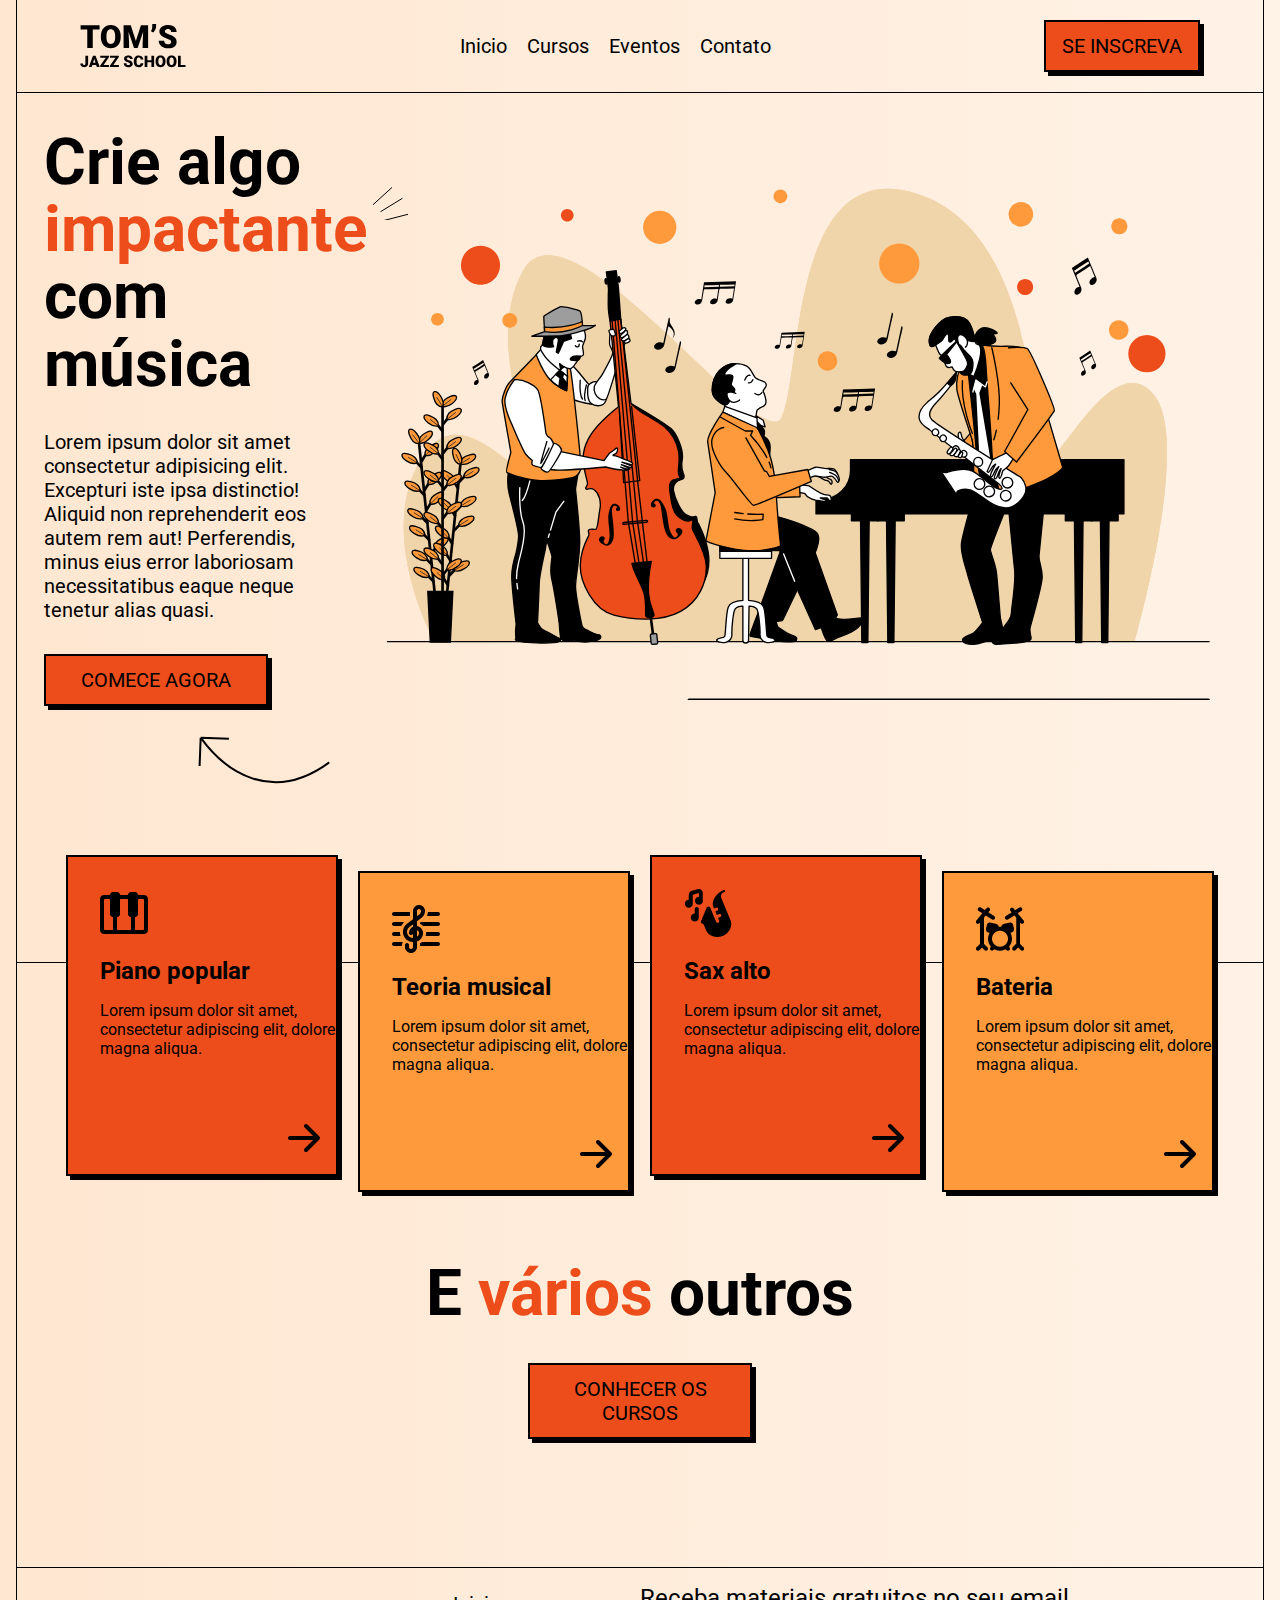
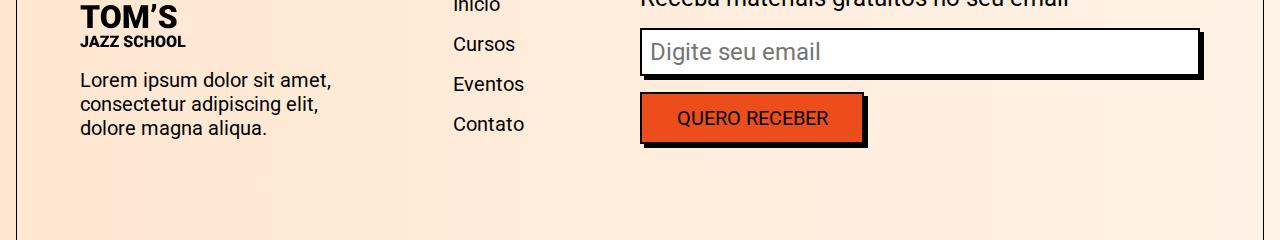
<file: index.html>
<!DOCTYPE html>
<html lang="pt-br">
<head>
    <meta charset="UTF-8">
    <meta name="viewport" content="width=device-width, initial-scale=1.0">
    <link rel="stylesheet" href="styles/styles.css">
    <link rel="preconnect" href="https://fonts.googleapis.com">
    <link rel="preconnect" href="https://fonts.gstatic.com" crossorigin>
    <link href="https://fonts.googleapis.com/css2?family=Roboto:ital,wght@0,100;0,300;0,400;0,500;0,700;0,900;1,100;1,300;1,400;1,500;1,700;1,900&display=swap" rel="stylesheet">
    
    <title>Tom`s Jazz School</title>
</head>
<body>
    <header>
        <div class="container">

            <img src="/assets/logo.svg" alt="Tom`s Jazz School">
            <nav>
                <a href="#">Inicio</a>
                <a href="#">Cursos</a>
                <a href="#">Eventos</a>
                <a href="#">Contato</a>
            </nav>
            <a href="#" class="button mt-1 mb-1 mx-auto">Se Inscreva</a>
        </div >
        </header>
    <main>
        <section class="hero-section">
            <div class="container row-reverse">

                <img src="/assets/hero-img.svg" alt="Banda de Jazz tocando">
                <div>
                    <h1 class="mt-1">Crie algo <span class="text-primary decoration">impactante </span>com música</h1>
                    <p class="mt-2 mb-2">Lorem ipsum dolor sit amet consectetur adipisicing elit. Excepturi iste ipsa distinctio! Aliquid non reprehenderit eos autem rem aut! Perferendis, minus eius error laboriosam necessitatibus eaque neque tenetur alias quasi.</p>
                    <a href="#" class="button">Comece agora</a>   
                    
                </div>
            </div>
        
        </section>
        <section class="corses-section">
            <div class="cards">
            <article class="card">
                <img src="/assets/piano.png" alt="icone de tecla de piano">
                <strong>Piano popular</strong>
                <p>Lorem ipsum dolor sit amet, consectetur adipiscing elit, dolore magna aliqua.</p>
                <a href="#">
                    <img src="/assets/arrow-right.svg" alt="Ir para pagina do curso">
                </a>
            </article>
            <article class="card">
                <img src="/assets/clef.png" alt="icone da clave de sol">
                <strong>Teoria musical</strong>
                <p>Lorem ipsum dolor sit amet, consectetur adipiscing elit, dolore magna aliqua.</p>
                <a href="#">
                    <img src="/assets/arrow-right.svg" alt="Ir para pagina do curso">
                </a>
            </article>
            <article class="card">
                <img src="/assets/sax.png" alt="icone de saxofone">
                <strong>Sax alto</strong>
                <p>Lorem ipsum dolor sit amet, consectetur adipiscing elit, dolore magna aliqua.</p>
                <a href="#">
                    <img src="/assets/arrow-right.svg" alt="Ir para pagina do curso">
                </a>
            </article>
            <article class="card">
                <img src="/assets/drums.png" alt="icone de bateria">
                <strong>Bateria</strong>
                <p>Lorem ipsum dolor sit amet, consectetur adipiscing elit, dolore magna aliqua.</p>
                <a href="#">
                    <img src="/assets/arrow-right.svg" alt="Ir para pagina do curso">
                </a>
            </article>
            </div>
            <h2 class="text-center">E <span class="text-primary">vários </span>outros</h2>
            <a href="#" class="button mt-2 mx-auto">Conhecer os cursos</a>
        </section>
    </main>
    <footer>
        <div class="container">

            <div class="about-column">
                <img src="/assets/logo.svg" alt="Tom`s Jazz School" class="mt-1 mb-1">
            <p class="mb-2">Lorem ipsum dolor sit amet, consectetur adipiscing elit, dolore magna aliqua.</p>
        </div>
        <nav class="mb-2">
            <a href="#">Inicio</a>
            <a href="#">Cursos</a>
            <a href="#">Eventos</a>
            <a href="#">Contato</a>
        </nav>
        <form class="newsletter-form">
            <label for="email" class="mb-1">Receba materiais gratuitos no seu email</label>
            <input type="text" name="email" id="email" class="mb-1" placeholder="Digite seu email">
            <a href="" class="button mb-2">Quero receber</a>
        </form>
        </div>
    </footer>
</body>
</html>
</file>
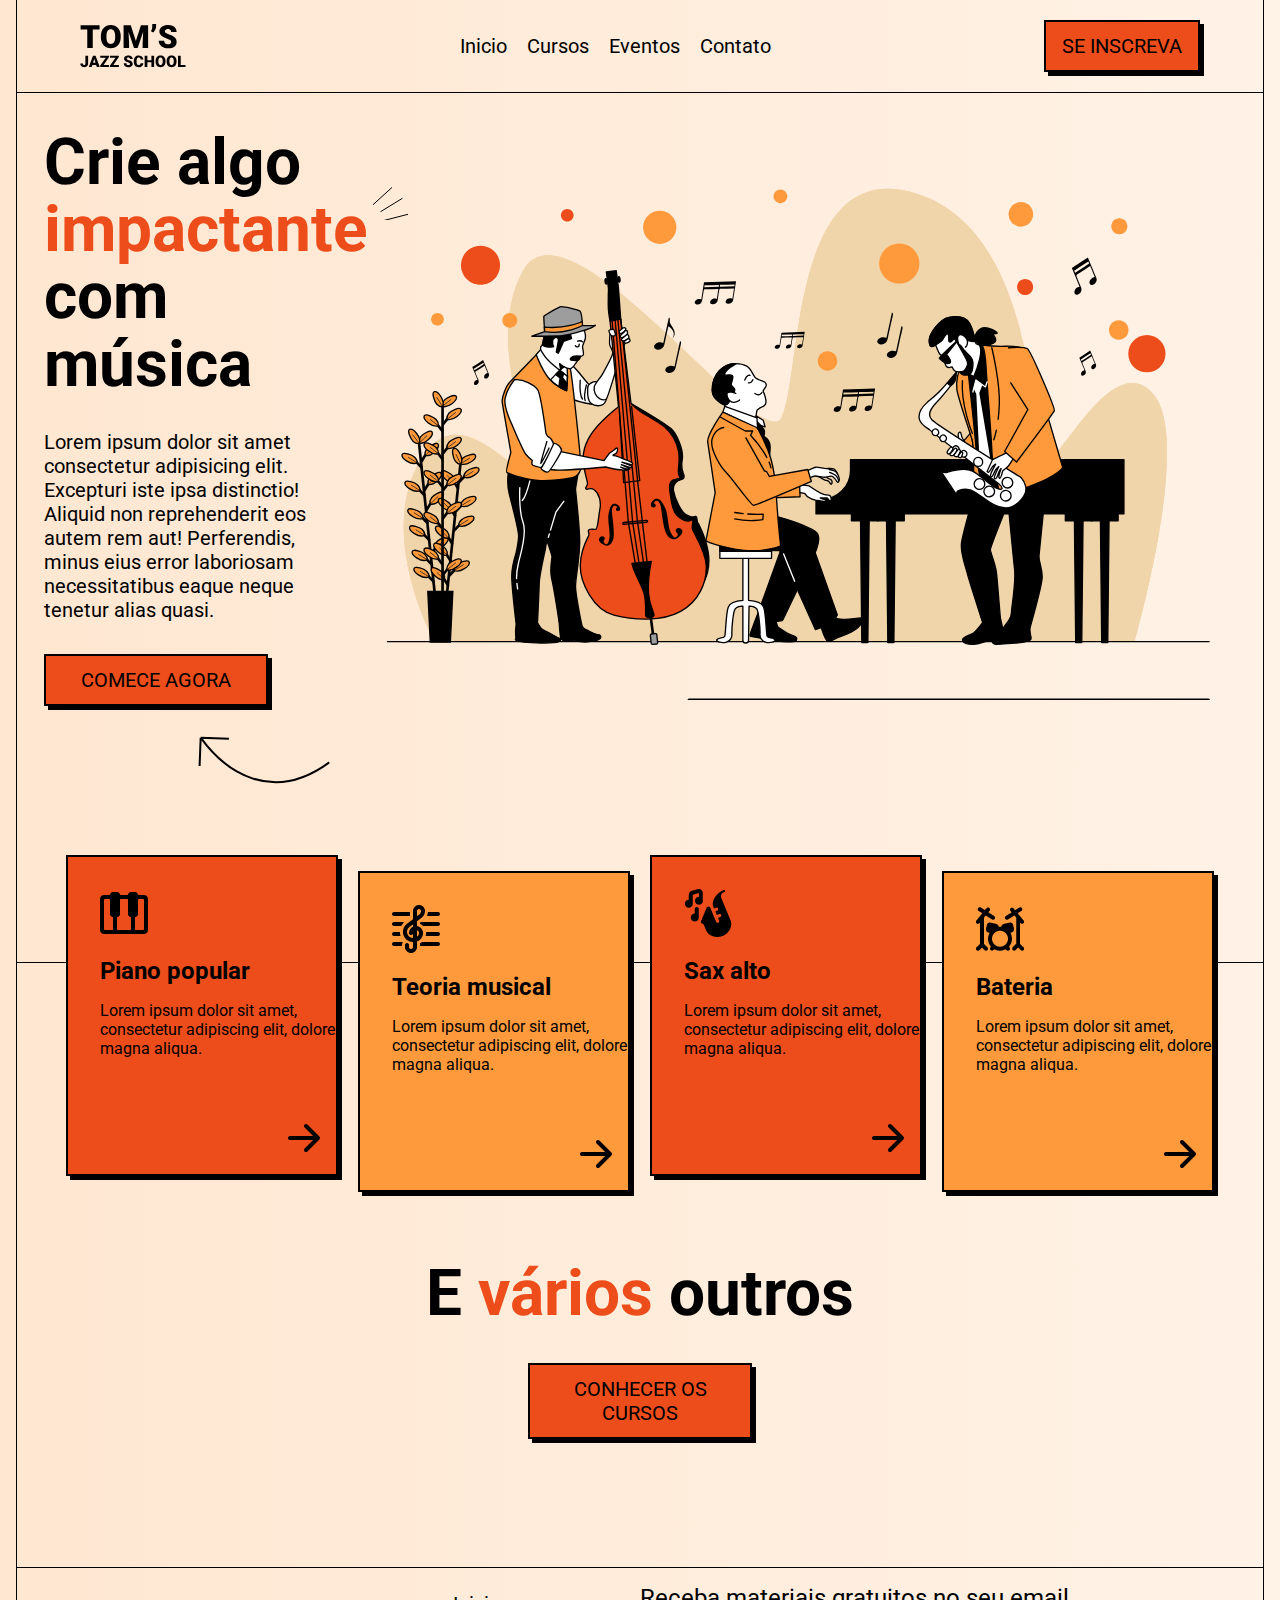
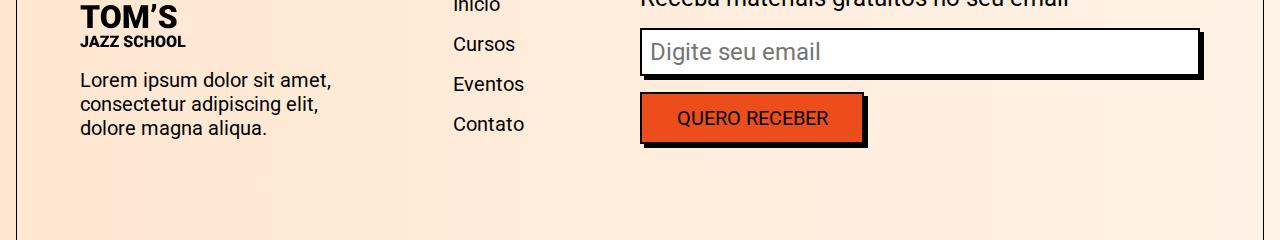
<file: infex.html>
<!DOCTYPE html>
<html lang="pt-br">
<head>
    <meta charset="UTF-8">
    <meta name="viewport" content="width=device-width, initial-scale=1.0">
    <link rel="stylesheet" href="styles/styles.css">
    <link rel="preconnect" href="https://fonts.googleapis.com">
    <link rel="preconnect" href="https://fonts.gstatic.com" crossorigin>
    <link href="https://fonts.googleapis.com/css2?family=Roboto:ital,wght@0,100;0,300;0,400;0,500;0,700;0,900;1,100;1,300;1,400;1,500;1,700;1,900&display=swap" rel="stylesheet">
    
    <title>Tom`s Jazz School</title>
</head>
<body>
    <header>
        <div class="container">

            <img src="/assets/logo.svg" alt="Tom`s Jazz School">
            <nav>
                <a href="#">Inicio</a>
                <a href="#">Cursos</a>
                <a href="#">Eventos</a>
                <a href="#">Contato</a>
            </nav>
            <a href="#" class="button mt-1 mb-1 mx-auto">Se Inscreva</a>
        </div >
        </header>
    <main>
        <section class="hero-section">
            <div class="container row-reverse">

                <img src="/assets/hero-img.svg" alt="Banda de Jazz tocando">
                <div>
                    <h1 class="mt-1">Crie algo <span class="text-primary decoration">impactante </span>com música</h1>
                    <p class="mt-2 mb-2">Lorem ipsum dolor sit amet consectetur adipisicing elit. Excepturi iste ipsa distinctio! Aliquid non reprehenderit eos autem rem aut! Perferendis, minus eius error laboriosam necessitatibus eaque neque tenetur alias quasi.</p>
                    <a href="#" class="button">Comece agora</a>   
                    
                </div>
            </div>
        
        </section>
        <section class="corses-section">
            <div class="cards">
            <article class="card">
                <img src="/assets/piano.png" alt="icone de tecla de piano">
                <strong>Piano popular</strong>
                <p>Lorem ipsum dolor sit amet, consectetur adipiscing elit, dolore magna aliqua.</p>
                <a href="#">
                    <img src="/assets/arrow-right.svg" alt="Ir para pagina do curso">
                </a>
            </article>
            <article class="card">
                <img src="/assets/clef.png" alt="icone da clave de sol">
                <strong>Teoria musical</strong>
                <p>Lorem ipsum dolor sit amet, consectetur adipiscing elit, dolore magna aliqua.</p>
                <a href="#">
                    <img src="/assets/arrow-right.svg" alt="Ir para pagina do curso">
                </a>
            </article>
            <article class="card">
                <img src="/assets/sax.png" alt="icone de saxofone">
                <strong>Sax alto</strong>
                <p>Lorem ipsum dolor sit amet, consectetur adipiscing elit, dolore magna aliqua.</p>
                <a href="#">
                    <img src="/assets/arrow-right.svg" alt="Ir para pagina do curso">
                </a>
            </article>
            <article class="card">
                <img src="/assets/drums.png" alt="icone de bateria">
                <strong>Bateria</strong>
                <p>Lorem ipsum dolor sit amet, consectetur adipiscing elit, dolore magna aliqua.</p>
                <a href="#">
                    <img src="/assets/arrow-right.svg" alt="Ir para pagina do curso">
                </a>
            </article>
            </div>
            <h2 class="text-center">E <span class="text-primary">vários </span>outros</h2>
            <a href="#" class="button mt-2 mx-auto">Conhecer os cursos</a>
        </section>
    </main>
    <footer>
        <div class="container">

            <div class="about-column">
                <img src="/assets/logo.svg" alt="Tom`s Jazz School" class="mt-1 mb-1">
            <p class="mb-2">Lorem ipsum dolor sit amet, consectetur adipiscing elit, dolore magna aliqua.</p>
        </div>
        <nav class="mb-2">
            <a href="#">Inicio</a>
            <a href="#">Cursos</a>
            <a href="#">Eventos</a>
            <a href="#">Contato</a>
        </nav>
        <form class="newsletter-form">
            <label for="email" class="mb-1">Receba materiais gratuitos no seu email</label>
            <input type="text" name="email" id="email" class="mb-1" placeholder="Digite seu email">
            <a href="" class="button mb-2">Quero receber</a>
        </form>
        </div>
    </footer>
</body>
</html>
</file>
<file: styles/styles.css>
* {
    box-sizing: border-box;
    font-family: 'Roboto' , sans-serif;
    margin: 0;
    padding: 0;
}

:root{
    --color-primary: #ED4D1B;
    --color-secondary: #ff9a3c;
    --color-black: #000;
    --color-white: #fff;
}

body{
    background: Linear-gradient(90deg, #FFE7D1 0%, #FFF2E6 100%);
    padding: 0 1rem;
}

header,
.hero-section,
.corses-section,
footer{
    border-color: var(--color-black);
    border-style: solid;
    border-width: 0 1px 1px 1px;
    padding: 1.25rem;
}

header img{
    display: block;
    margin: 1rem auto;
}

header nav{
    display: grid;
    grid-template-columns: 1fr 1fr;
    margin: 1rem auto 0;
}

nav a{
    color: var(--color-black);
    font-size: 1.25rem;
    padding: .5rem;
    text-decoration: none;
}

.button{
    background-color: var(--color-primary);
    border: 2px solid var(--color-black);
    box-shadow: 4px 4px 0 var(--color-black);
    color: var(--color-black);
    display: block;
    font-size: 1.25rem;
    padding: .75rem 1rem;
    max-width: 14rem;
    text-align: center;
    text-decoration: none;
    text-transform: uppercase;
}

.hero-section{
    padding-right: 0;
    padding-bottom: 16rem;

}

.hero-section img {
    display: block;
    margin: 1.25rem 0 0 auto;
    max-width: 100%;
}

h1{
    font-size: 3rem;
    line-height: 105%;
}

h2{
    font-size: 2.5rem;

}

.hero-section p{
    font-size: 1.25rem;
    padding-right: 1.25rem;
}

.hero-section .button{
    position: relative;
}

.hero-section .button::after {
    position: relative;
}

.hero-section .button::after{
    content: '' ;
    background: url(/assets/arrow-curve.svg);
    position: absolute;
    top: 5rem;
    right: -4rem;
    height: 48px;
    width: 132px;
}

.decoration{
    display: block;
    position: relative;
}

.decoration::after{
    position: relative;
}

.decoration::after{
    content: '';
    background: url(/assets/three-dashes.svg);
    position: absolute;
    top: -0.75rem;
    height: 36px;
    width: 40px;
}

.corses-section{
    padding-bottom: 8rem;
}

.cards{
    display: flex;
    flex-direction: column;
    align-items: start;
    gap: 1.25rem;
    margin-top: -8rem;
    margin-bottom: 4rem;
}

.card{
    background-color: var(--color-primary);
    border: 2px solid var(--color-black);
    box-shadow: 4px 4px 0 var(--color-black);
    max-width: 17rem;
    padding: 2rem 0 0 2rem;
}

.card:nth-child(2n) {
    align-self: end;
    background-color: var(--color-secondary);
}

.card strong{
    display: block;
    font-size: 1.5rem;
    margin: 1rem 0 ;
}

.card a{
    display: block;
    margin: 3rem 0 0 auto;
    width: fit-content;
}

/* pegamos o header que dentro tem o nav a colocamos um :nth-child(2n-1) 2n sao os elementos pares e o menos 1 sao os impares  */ 
header nav a:nth-child(2n-1){ 
    text-align: right;
}

/* RODAPE */
footer{
    border-bottom: 0;
    padding: 1rem 1.25rem 4rem;
}

footer nav a{
    display: block;
    padding-left: 0;
}

.newsletter-form label{
    display: block;
    font-size: 1.5rem;
}

.newsletter-form input{
    border: 2px solid var(--color-black);
    box-shadow: 4px 4px 0 var(--color-black);
    font-size: 1.5rem;
    padding: .5rem;
    width: 100%;
}


/* ultilitarios*/

.mt-1{
    margin-top: 1rem;
}

.mt-2{
    margin-top: 2rem;
}

.mb-1{
    margin-bottom: 1rem;
}

.mb-2{
    margin-bottom: 2rem;
}

.mx-auto{
    margin-left: auto;
    margin-right: auto;
}

.text-primary{
    color: var(--color-primary);
}

.text-center{
    text-align: center;
}

/* RESPONSIVIDADE */

@media screen and (min-width: 40rem) {
    header nav {
        display: block;
        text-align: center;
        
    }

    .cards {
        flex-direction: row;
        flex-wrap: wrap;
        justify-content: center;
    }

    .card:nth-child(2n) {
        margin-top: 1rem;
    }

}

@media screen and (min-width: 48rem) {
    header div {
        display: flex;
        align-items: center;
        justify-content: space-between;
    }

    header img,
    header nav,
    header .button{
        margin: 0;
    }
    
}

@media screen and (min-width: 72rem ) {
    h1 , h2 {
        font-size: 4rem;
    }
    .container{
    display: flex;
    align-items: center;
    margin: 0 auto;
    max-width: 70rem; 
    }    

   .container.row-reverse {
    flex-direction: row-reverse;
    }

    .about-column{
        flex: 2;
    }

    .about-column p{
        font-size: 1.25rem;
        max-width: 16rem;
    }

    footer nav {
        flex: 1;
    }

    .newsletter-form{
        flex: 3;
    }
}

@media screen and (min-width: 80rem) {
    container{
        max-width: 80rem;
    } 
        
}
</file>
